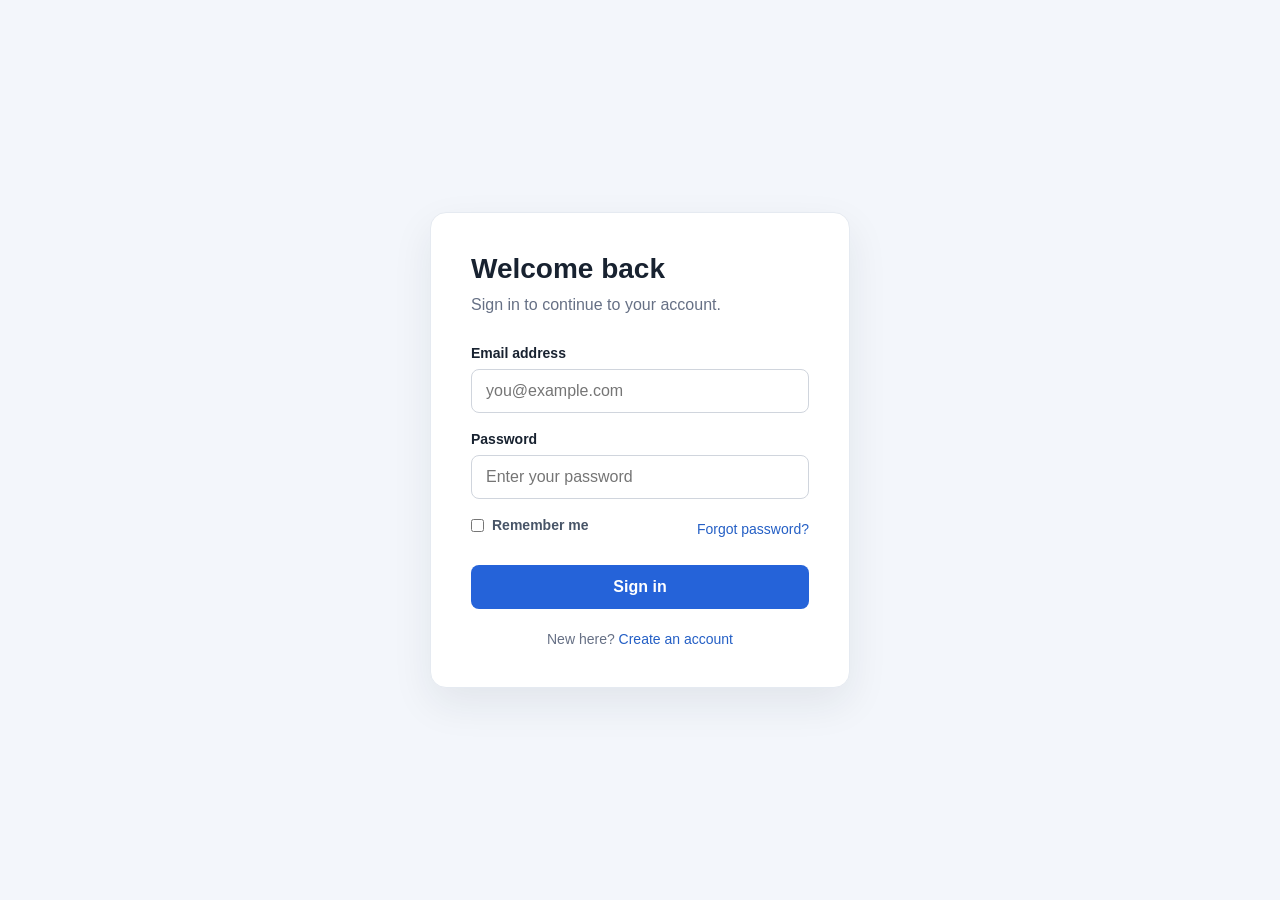
<file: login.html>
<!DOCTYPE html>
<html lang="en">
<head>
  <meta charset="UTF-8">
  <meta name="viewport" content="width=device-width, initial-scale=1.0">
  <title>Sign in</title>
  <style>
    * { box-sizing: border-box; }
    body {
      min-height: 100vh;
      margin: 0;
      display: grid;
      place-items: center;
      padding: 24px;
      background: #f3f6fb;
      color: #182230;
      font-family: Arial, sans-serif;
    }
    .login-card {
      width: min(100%, 420px);
      padding: 40px;
      background: #fff;
      border: 1px solid #e5eaf1;
      border-radius: 16px;
      box-shadow: 0 16px 40px rgba(24, 34, 48, .08);
    }
    h1 { margin: 0 0 8px; font-size: 28px; }
    .subtitle { margin: 0 0 28px; color: #667085; line-height: 1.5; }
    .field { margin-bottom: 18px; }
    label { display: block; margin-bottom: 8px; font-size: 14px; font-weight: 600; }
    input {
      width: 100%;
      padding: 12px 14px;
      border: 1px solid #d0d5dd;
      border-radius: 8px;
      font: inherit;
    }
    input:focus { outline: 3px solid #dbeafe; border-color: #3977e8; }
    .form-options { display: flex; justify-content: space-between; align-items: center; gap: 12px; margin: 4px 0 24px; font-size: 14px; }
    .remember { display: flex; align-items: center; gap: 8px; color: #475467; }
    .remember input { width: auto; margin: 0; }
    a { color: #245fc5; text-decoration: none; }
    a:hover { text-decoration: underline; }
    button {
      width: 100%;
      padding: 13px;
      border: 0;
      border-radius: 8px;
      background: #2563d9;
      color: #fff;
      font: inherit;
      font-weight: 600;
      cursor: pointer;
    }
    button:hover { background: #1e50b3; }
    .signup { margin: 22px 0 0; color: #667085; text-align: center; font-size: 14px; }
    @media (max-width: 480px) { .login-card { padding: 28px 22px; } }
  </style>
</head>
<body>
  <main class="login-card">
    <h1>Welcome back</h1>
    <p class="subtitle">Sign in to continue to your account.</p>
    <form action="#" method="post">
      <div class="field">
        <label for="email">Email address</label>
        <input id="email" name="email" type="email" placeholder="you@example.com" autocomplete="email" required>
      </div>
      <div class="field">
        <label for="password">Password</label>
        <input id="password" name="password" type="password" placeholder="Enter your password" autocomplete="current-password" required>
      </div>
      <div class="form-options">
        <label class="remember"><input type="checkbox" name="remember"> Remember me</label>
        <a href="#">Forgot password?</a>
      </div>
      <button type="submit">Sign in</button>
    </form>
    <p class="signup">New here? <a href="#">Create an account</a></p>
  </main>
</body>
</html>
</file>
